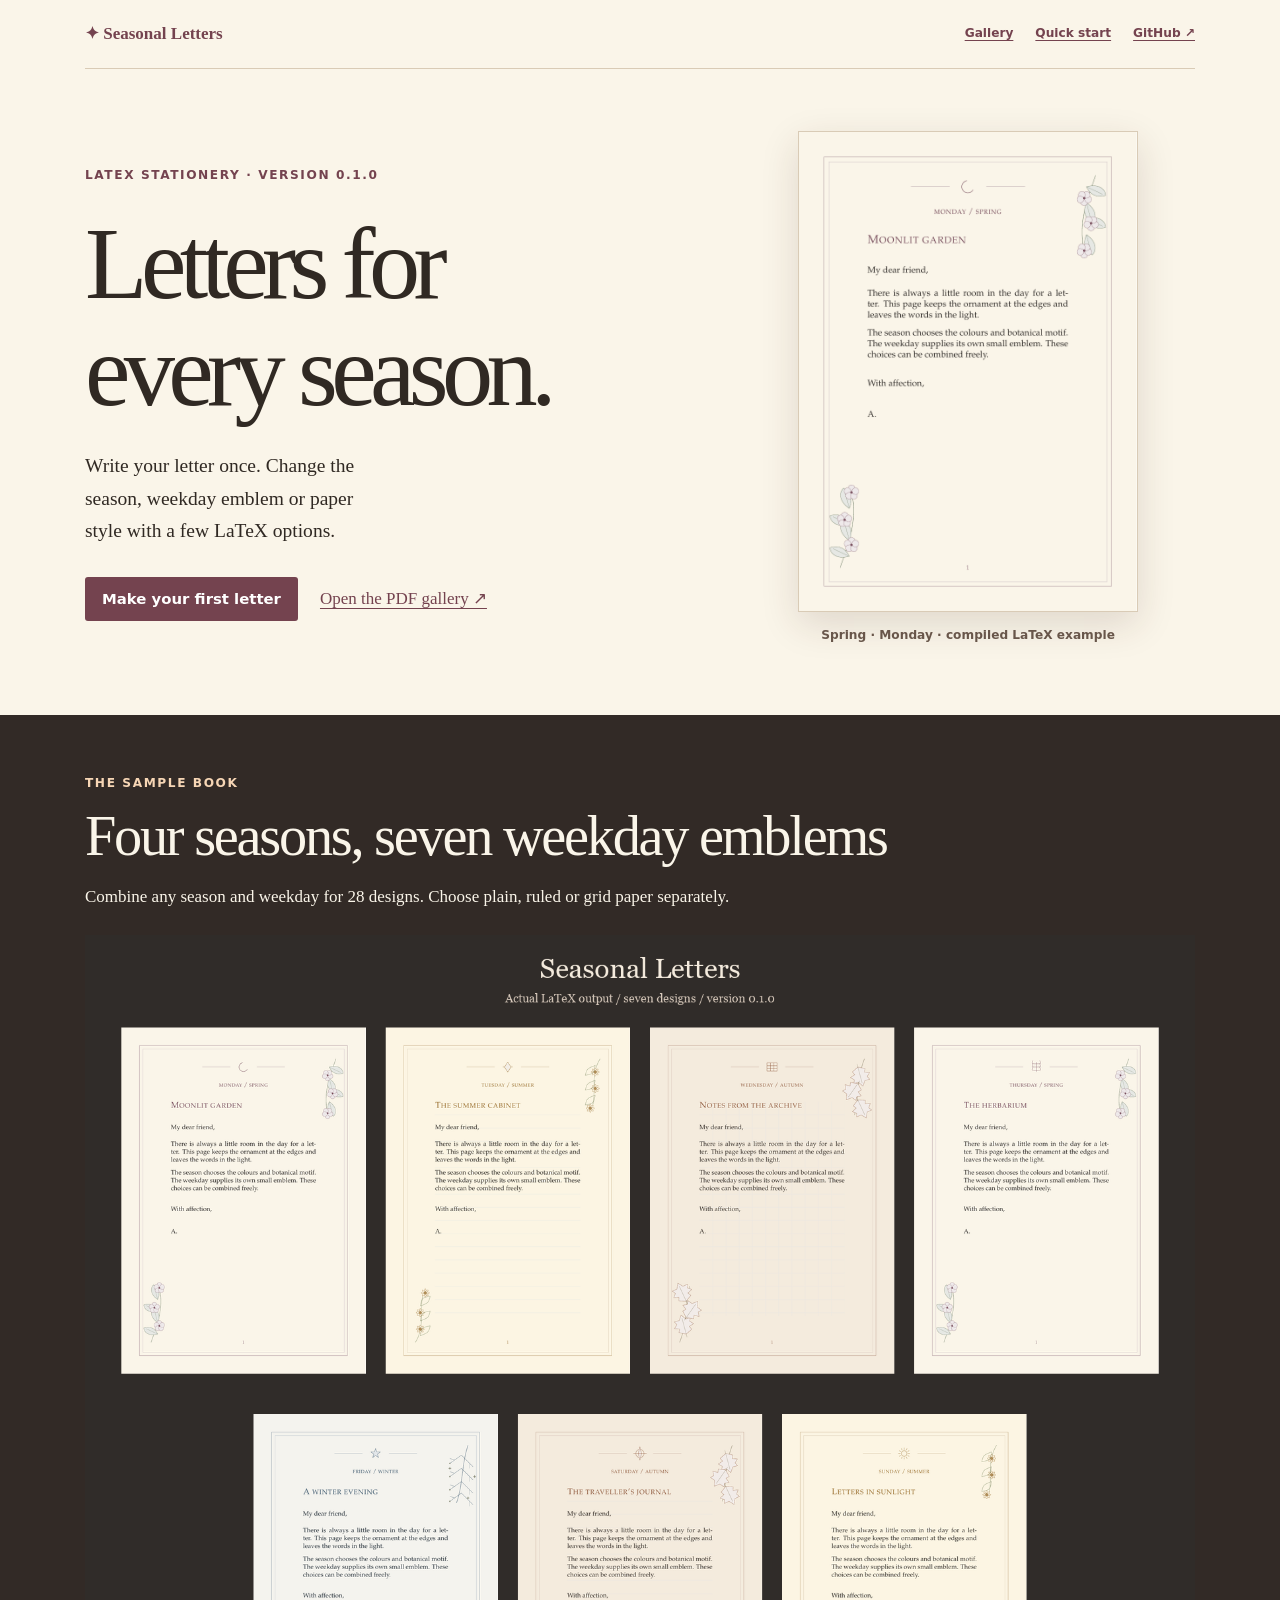
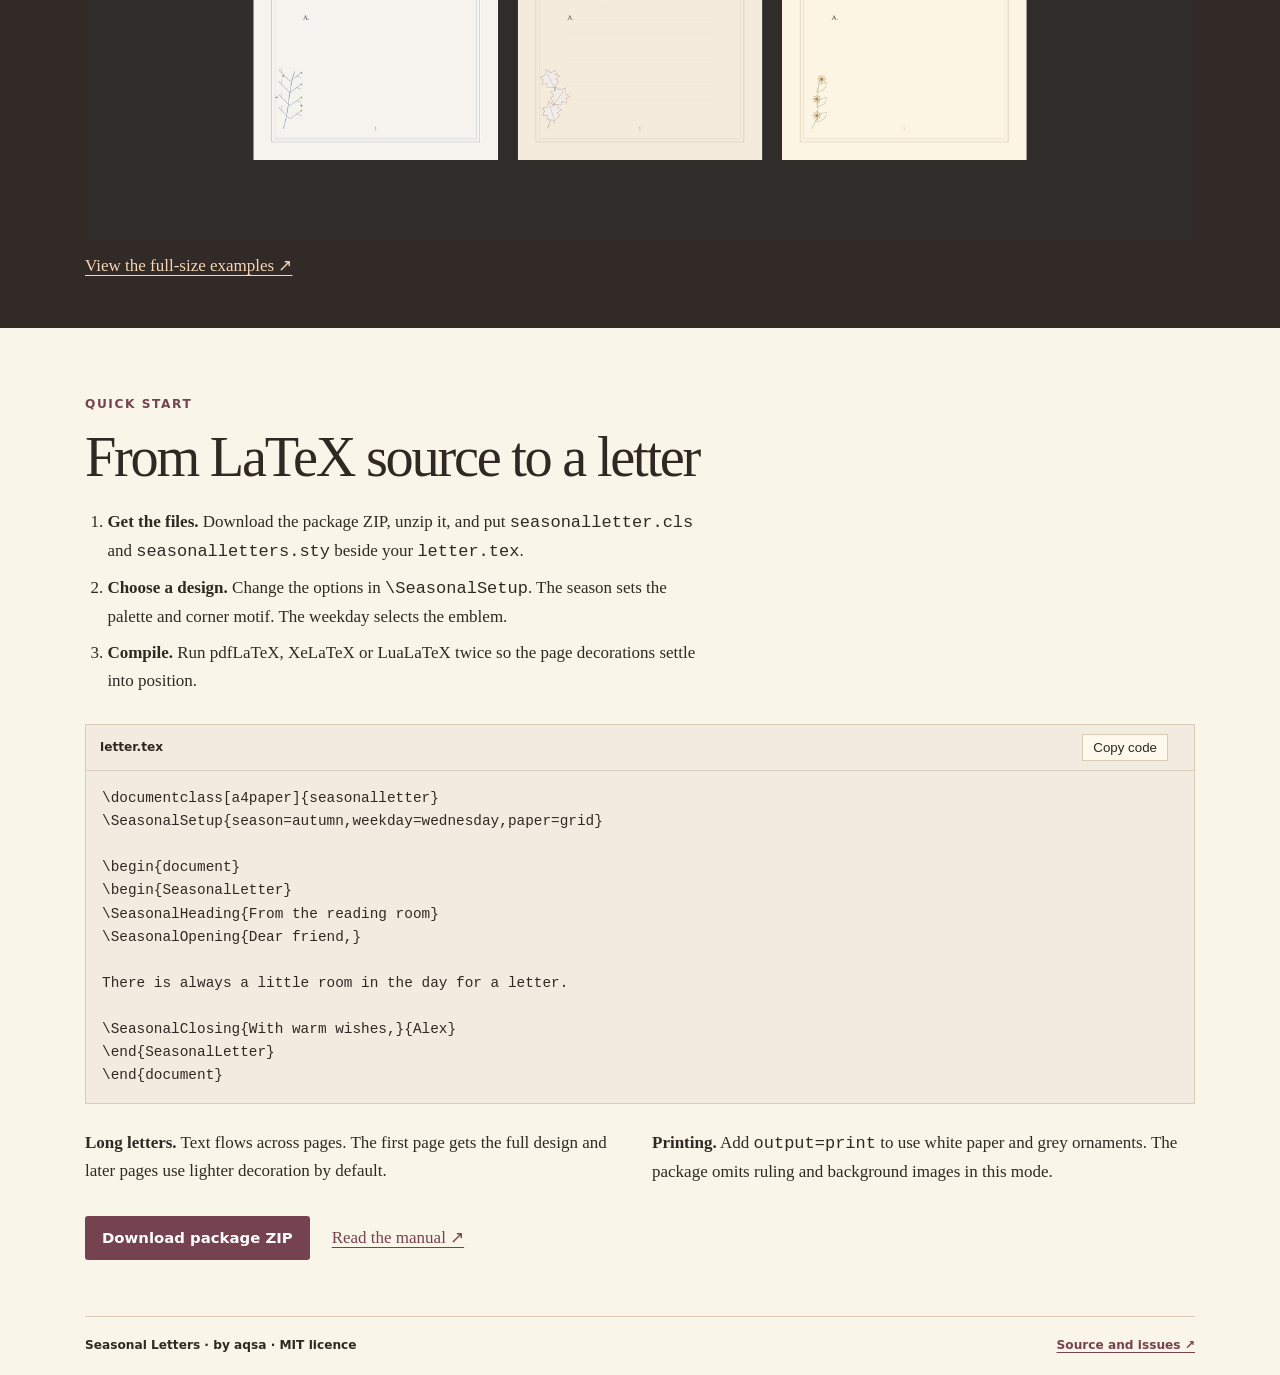
<file: index.html>
<!doctype html><html lang="en"><head><meta charset="utf-8"><meta name="viewport" content="width=device-width,initial-scale=1"><meta name="description" content="Illustrated stationery for LaTeX. See the seasonal designs and compile your first letter."><title>Seasonal Letters — Stationery for LaTeX</title><link rel="stylesheet" href="docs/style.css"></head><body><header class="wrap"><a class="brand" href="#">✦ Seasonal Letters</a><nav aria-label="Main"><a href="#gallery">Gallery</a><a href="#start">Quick start</a><a href="https://github.com/Aqsa48/seasonsletters">GitHub ↗</a></nav></header><main>
<section class="hero wrap"><div><p class="eyebrow">LATEX STATIONERY · VERSION 0.1.0</p><h1>Letters for<br>every season.</h1><p class="intro">Write your letter once. Change the season, weekday emblem or paper style with a few LaTeX options.</p><div class="actions"><a class="button" href="#start">Make your first letter</a><a href="docs/gallery.pdf">Open the PDF gallery ↗</a></div></div><figure><img src="docs/spring.png" alt="Spring letter on ivory paper with rose motifs and a crescent emblem"><figcaption>Spring · Monday · compiled LaTeX example</figcaption></figure></section>
<section class="gallery" id="gallery"><div class="wrap"><p class="eyebrow">THE SAMPLE BOOK</p><h2>Four seasons, seven weekday emblems</h2><p>Combine any season and weekday for 28 designs. Choose plain, ruled or grid paper separately.</p><a href="docs/gallery.pdf"><img class="board" src="docs/gallery.png" alt="Seven compiled examples showing spring, summer, autumn and winter stationery"></a><a href="docs/gallery.pdf">View the full-size examples ↗</a></div></section>
<section class="wrap start" id="start"><p class="eyebrow">QUICK START</p><h2>From LaTeX source to a letter</h2><ol><li><strong>Get the files.</strong> Download the package ZIP, unzip it, and put <code>seasonalletter.cls</code> and <code>seasonalletters.sty</code> beside your <code>letter.tex</code>.</li><li><strong>Choose a design.</strong> Change the options in <code>\SeasonalSetup</code>. The season sets the palette and corner motif. The weekday selects the emblem.</li><li><strong>Compile.</strong> Run pdfLaTeX, XeLaTeX or LuaLaTeX twice so the page decorations settle into position.</li></ol><div class="code"><div class="codebar"><span>letter.tex</span><button id="copy" type="button" hidden>Copy code</button><span id="status" role="status"></span></div><pre><code id="example">\documentclass[a4paper]{seasonalletter}
\SeasonalSetup{season=autumn,weekday=wednesday,paper=grid}

\begin{document}
\begin{SeasonalLetter}
\SeasonalHeading{From the reading room}
\SeasonalOpening{Dear friend,}

There is always a little room in the day for a letter.

\SeasonalClosing{With warm wishes,}{Alex}
\end{SeasonalLetter}
\end{document}</code></pre></div><div class="notes"><p><strong>Long letters.</strong> Text flows across pages. The first page gets the full design and later pages use lighter decoration by default.</p><p><strong>Printing.</strong> Add <code>output=print</code> to use white paper and grey ornaments. The package omits ruling and background images in this mode.</p></div><div class="actions"><a class="button" href="docs/seasonalletters-0.1.0.zip" download>Download package ZIP</a><a href="docs/manual.pdf">Read the manual ↗</a></div></section>
</main><footer class="wrap"><span>Seasonal Letters · by aqsa · MIT licence</span><a href="https://github.com/Aqsa48/seasonsletters">Source and issues ↗</a></footer><script src="docs/main.js"></script></body></html>
</file>
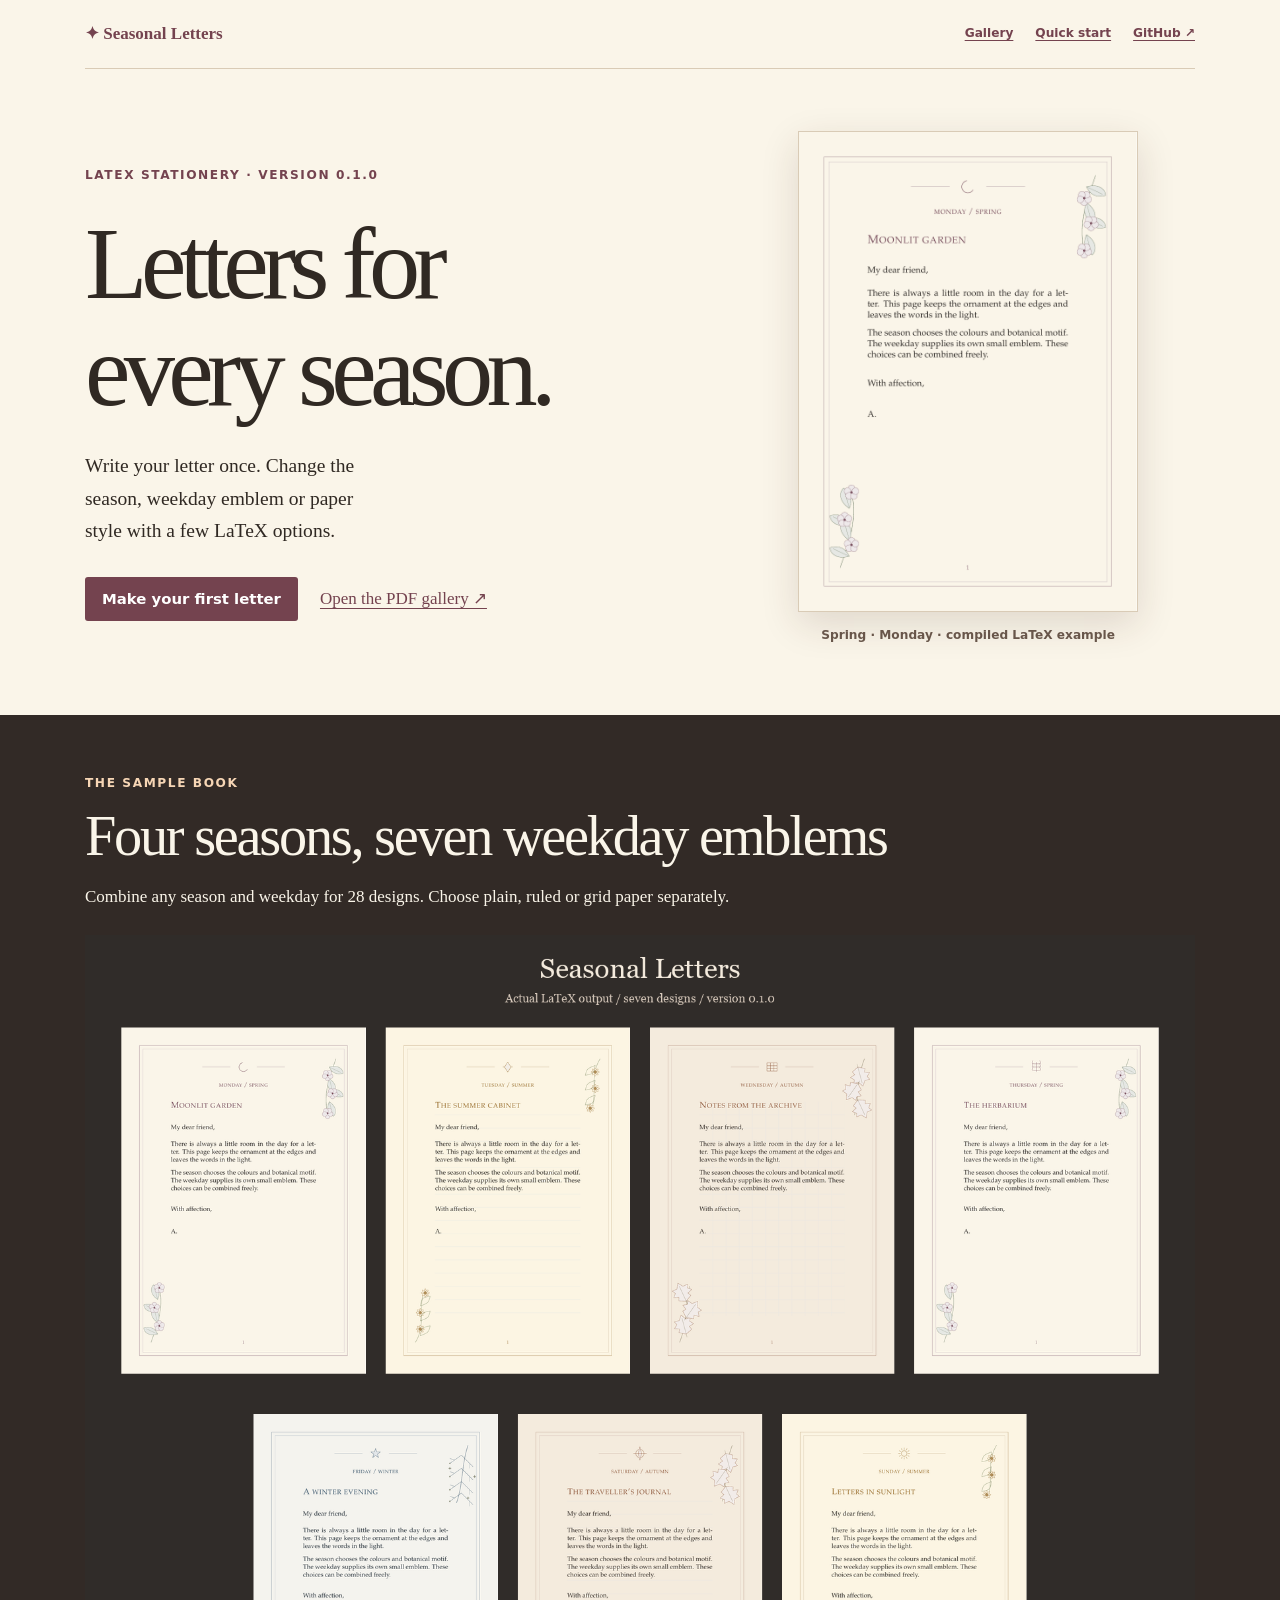
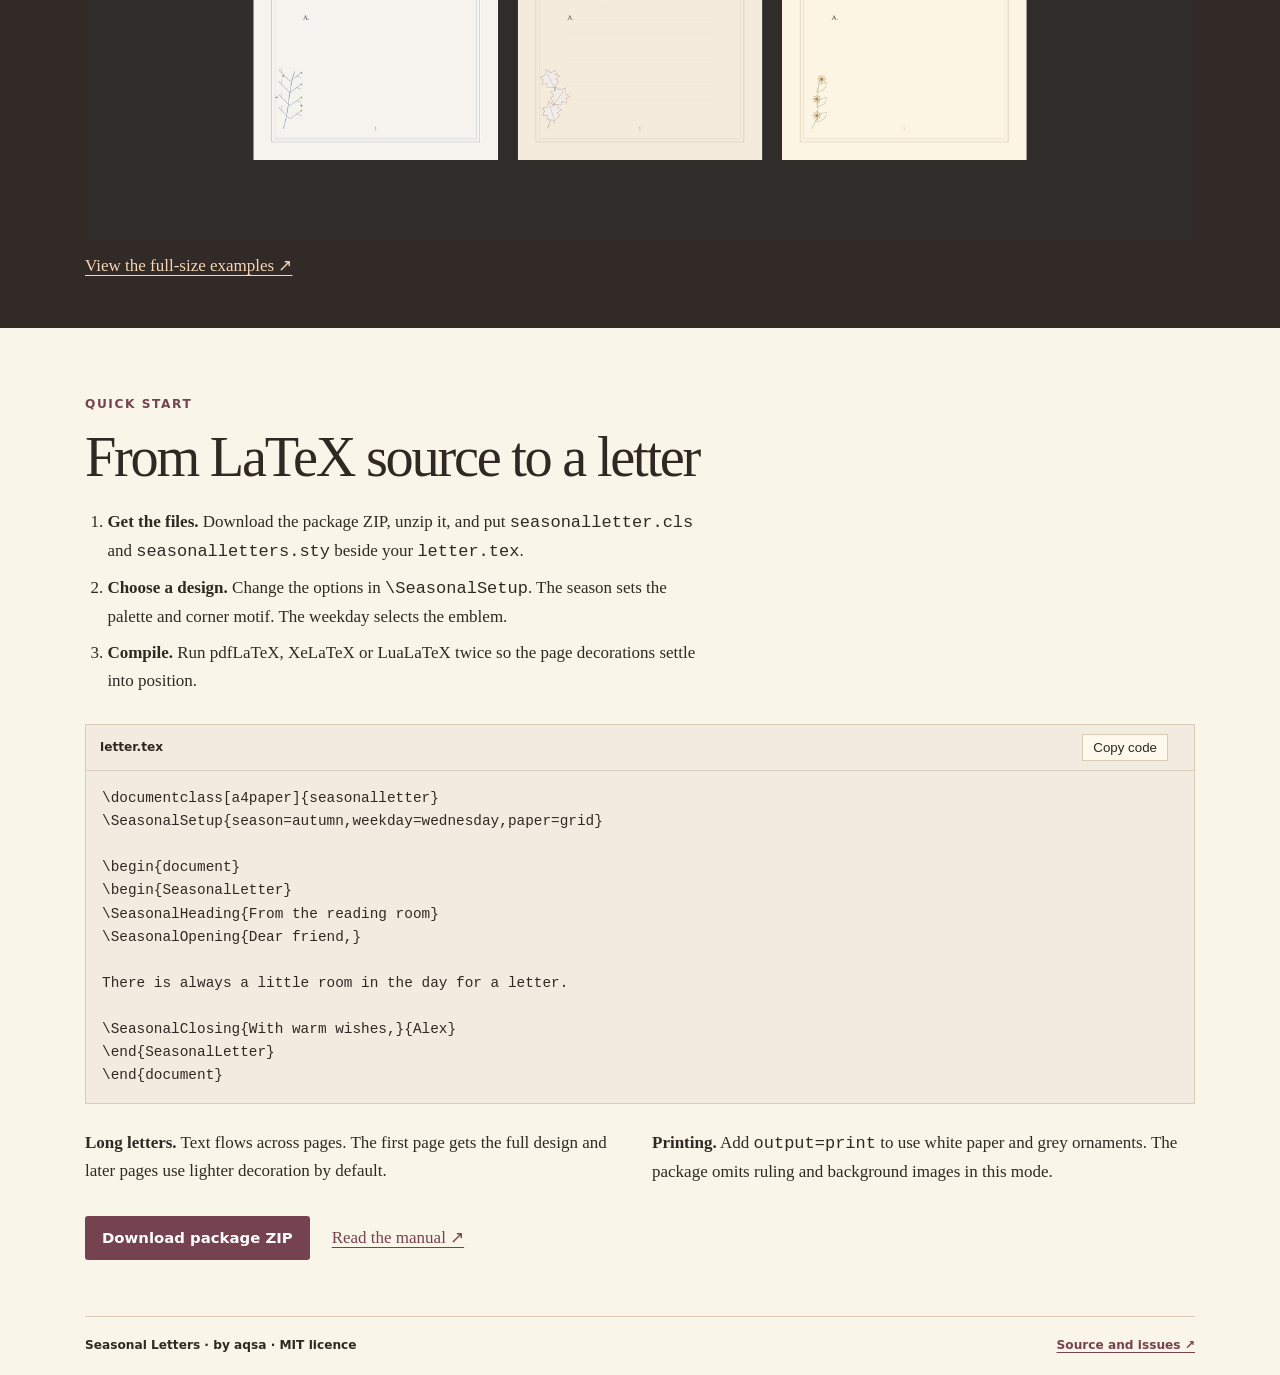
<file: docs/index.html>
<!doctype html><html lang="en"><head><meta charset="utf-8"><meta name="viewport" content="width=device-width,initial-scale=1"><meta name="description" content="Illustrated stationery for LaTeX. See the seasonal designs and compile your first letter."><title>Seasonal Letters — Stationery for LaTeX</title><link rel="stylesheet" href="style.css"></head><body><header class="wrap"><a class="brand" href="#">✦ Seasonal Letters</a><nav aria-label="Main"><a href="#gallery">Gallery</a><a href="#start">Quick start</a><a href="https://github.com/Aqsa48/seasonsletters">GitHub ↗</a></nav></header><main>
<section class="hero wrap"><div><p class="eyebrow">LATEX STATIONERY · VERSION 0.1.0</p><h1>Letters for<br>every season.</h1><p class="intro">Write your letter once. Change the season, weekday emblem or paper style with a few LaTeX options.</p><div class="actions"><a class="button" href="#start">Make your first letter</a><a href="gallery.pdf">Open the PDF gallery ↗</a></div></div><figure><img src="spring.png" alt="Spring letter on ivory paper with rose motifs and a crescent emblem"><figcaption>Spring · Monday · compiled LaTeX example</figcaption></figure></section>
<section class="gallery" id="gallery"><div class="wrap"><p class="eyebrow">THE SAMPLE BOOK</p><h2>Four seasons, seven weekday emblems</h2><p>Combine any season and weekday for 28 designs. Choose plain, ruled or grid paper separately.</p><a href="gallery.pdf"><img class="board" src="gallery.png" alt="Seven compiled examples showing spring, summer, autumn and winter stationery"></a><a href="gallery.pdf">View the full-size examples ↗</a></div></section>
<section class="wrap start" id="start"><p class="eyebrow">QUICK START</p><h2>From LaTeX source to a letter</h2><ol><li><strong>Get the files.</strong> Download the package ZIP, unzip it, and put <code>seasonalletter.cls</code> and <code>seasonalletters.sty</code> beside your <code>letter.tex</code>.</li><li><strong>Choose a design.</strong> Change the options in <code>\SeasonalSetup</code>. The season sets the palette and corner motif. The weekday selects the emblem.</li><li><strong>Compile.</strong> Run pdfLaTeX, XeLaTeX or LuaLaTeX twice so the page decorations settle into position.</li></ol><div class="code"><div class="codebar"><span>letter.tex</span><button id="copy" type="button" hidden>Copy code</button><span id="status" role="status"></span></div><pre><code id="example">\documentclass[a4paper]{seasonalletter}
\SeasonalSetup{season=autumn,weekday=wednesday,paper=grid}

\begin{document}
\begin{SeasonalLetter}
\SeasonalHeading{From the reading room}
\SeasonalOpening{Dear friend,}

There is always a little room in the day for a letter.

\SeasonalClosing{With warm wishes,}{Alex}
\end{SeasonalLetter}
\end{document}</code></pre></div><div class="notes"><p><strong>Long letters.</strong> Text flows across pages. The first page gets the full design and later pages use lighter decoration by default.</p><p><strong>Printing.</strong> Add <code>output=print</code> to use white paper and grey ornaments. The package omits ruling and background images in this mode.</p></div><div class="actions"><a class="button" href="seasonalletters-0.1.0.zip" download>Download package ZIP</a><a href="manual.pdf">Read the manual ↗</a></div></section>
</main><footer class="wrap"><span>Seasonal Letters · by aqsa · MIT licence</span><a href="https://github.com/Aqsa48/seasonsletters">Source and issues ↗</a></footer><script src="main.js"></script></body></html>
</file>
<file: docs/style.css>
:root{color-scheme:light;--paper:#faf5e9;--ink:#302923;--accent:#74434f;--line:#d9cbb6}*{box-sizing:border-box}html{scroll-behavior:smooth}body{margin:0;background:var(--paper);color:var(--ink);font:17px/1.65 Georgia,serif}a{color:var(--accent);text-underline-offset:.25em}a:focus-visible,button:focus-visible{outline:3px solid #996632;outline-offset:4px}.wrap{max-width:1110px;width:calc(100% - 48px);margin:auto}header,footer{display:flex;justify-content:space-between;align-items:center;gap:18px;padding:20px 0;border-bottom:1px solid var(--line)}nav,.actions{display:flex;flex-wrap:wrap;align-items:center;gap:12px 22px}.brand{font-weight:bold;text-decoration:none}.hero{display:grid;grid-template-columns:1.25fr 1fr;align-items:center;gap:8%;padding-block:62px 70px}.eyebrow,.codebar,figcaption,footer,nav{font:600 .76rem/1.45 system-ui,sans-serif}.eyebrow{letter-spacing:.13em;color:var(--accent)}h1,h2{font-weight:400;line-height:1.05;margin:.25em 0}h1{font-size:clamp(3.4rem,8vw,7rem);letter-spacing:-.065em}h2{font-size:clamp(2.1rem,4.4vw,3.6rem);letter-spacing:-.04em}.intro{max-width:30ch;font-size:1.22rem;margin:24px 0 30px}.button{display:inline-block;background:var(--accent);color:white;padding:11px 17px;border-radius:3px;text-decoration:none;font:600 .93rem/1.5 system-ui,sans-serif}figure{margin:0;text-align:center}figure img{display:block;width:100%;max-width:340px;margin:auto;border:1px solid var(--line);box-shadow:0 12px 36px #3d251b24}figcaption{margin-top:15px;color:#68564a}.gallery{background:#322a26;color:#faf5e9;padding:48px 0}.gallery a,.gallery .eyebrow{color:#f7d6b5}.board{width:100%;display:block;margin:24px 0 12px}.start{padding-block:56px}.start ol{padding-left:1.4rem;max-width:74ch}.start li{padding:4px 0}.code{background:#f2ebdf;border:1px solid var(--line);margin:25px 0}.codebar{border-bottom:1px solid var(--line);padding:9px 14px;display:flex;align-items:center;gap:12px}.codebar button{margin-left:auto;border:1px solid var(--line);background:#fff9ed;color:var(--ink);padding:5px 10px;cursor:pointer}pre{margin:0;padding:16px;overflow:auto;font-size:.9rem;line-height:1.6}.notes{display:grid;grid-template-columns:1fr 1fr;gap:24px;margin-bottom:16px}.notes p{margin:0 0 14px}footer{border-top:1px solid var(--line);border-bottom:0}@media(max-width:650px){.hero,.notes{grid-template-columns:1fr}.hero{gap:30px;padding-block:36px}.wrap{width:calc(100% - 32px)}header,footer{align-items:flex-start;flex-direction:column}.gallery,.start{padding-block:34px}}
</file>
